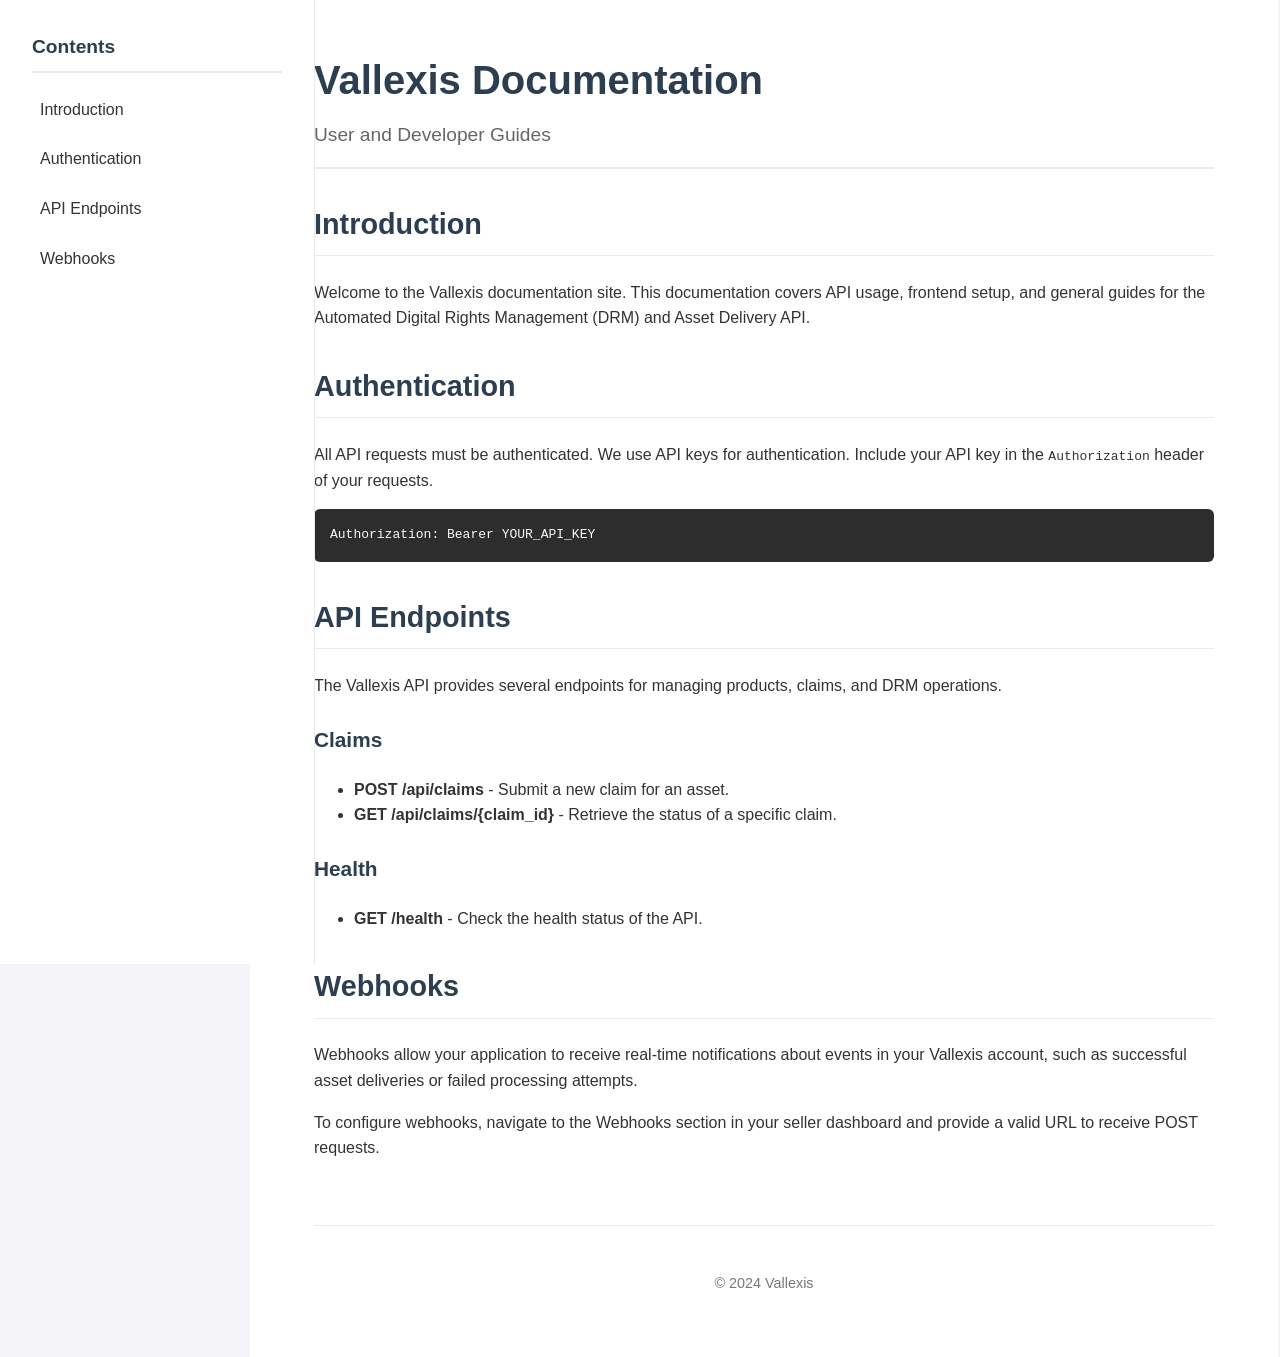
<file: docs_ui/index.html>
<!DOCTYPE html>
<html lang="en">
<head>
    <meta charset="UTF-8">
    <meta name="viewport" content="width=device-width, initial-scale=1.0">
    <title>Vallexis Documentation</title>
    <link rel="stylesheet" href="css/style.css">
</head>
<body>
    <div class="layout">
        <aside class="sidebar">
            <nav>
                <h2>Contents</h2>
                <ul>
                    <li><a href="#introduction">Introduction</a></li>
                    <li><a href="#authentication">Authentication</a></li>
                    <li><a href="#api-endpoints">API Endpoints</a></li>
                    <li><a href="#webhooks">Webhooks</a></li>
                </ul>
            </nav>
        </aside>

        <main class="content">
            <header>
                <h1>Vallexis Documentation</h1>
                <p class="subtitle">User and Developer Guides</p>
            </header>

            <section id="introduction">
                <h2>Introduction</h2>
                <p>Welcome to the Vallexis documentation site. This documentation covers API usage, frontend setup, and general guides for the Automated Digital Rights Management (DRM) and Asset Delivery API.</p>
            </section>

            <section id="authentication">
                <h2>Authentication</h2>
                <p>All API requests must be authenticated. We use API keys for authentication. Include your API key in the <code>Authorization</code> header of your requests.</p>
                <div class="code-block">
                    <code>Authorization: Bearer YOUR_API_KEY</code>
                </div>
            </section>

            <section id="api-endpoints">
                <h2>API Endpoints</h2>
                <p>The Vallexis API provides several endpoints for managing products, claims, and DRM operations.</p>

                <h3>Claims</h3>
                <ul>
                    <li><strong>POST /api/claims</strong> - Submit a new claim for an asset.</li>
                    <li><strong>GET /api/claims/{claim_id}</strong> - Retrieve the status of a specific claim.</li>
                </ul>

                <h3>Health</h3>
                <ul>
                    <li><strong>GET /health</strong> - Check the health status of the API.</li>
                </ul>
            </section>

            <section id="webhooks">
                <h2>Webhooks</h2>
                <p>Webhooks allow your application to receive real-time notifications about events in your Vallexis account, such as successful asset deliveries or failed processing attempts.</p>
                <p>To configure webhooks, navigate to the Webhooks section in your seller dashboard and provide a valid URL to receive POST requests.</p>
            </section>

            <footer>
                <p>&copy; 2024 Vallexis</p>
            </footer>
        </main>
    </div>
    <script src="js/script.js"></script>
</body>
</html>
</file>
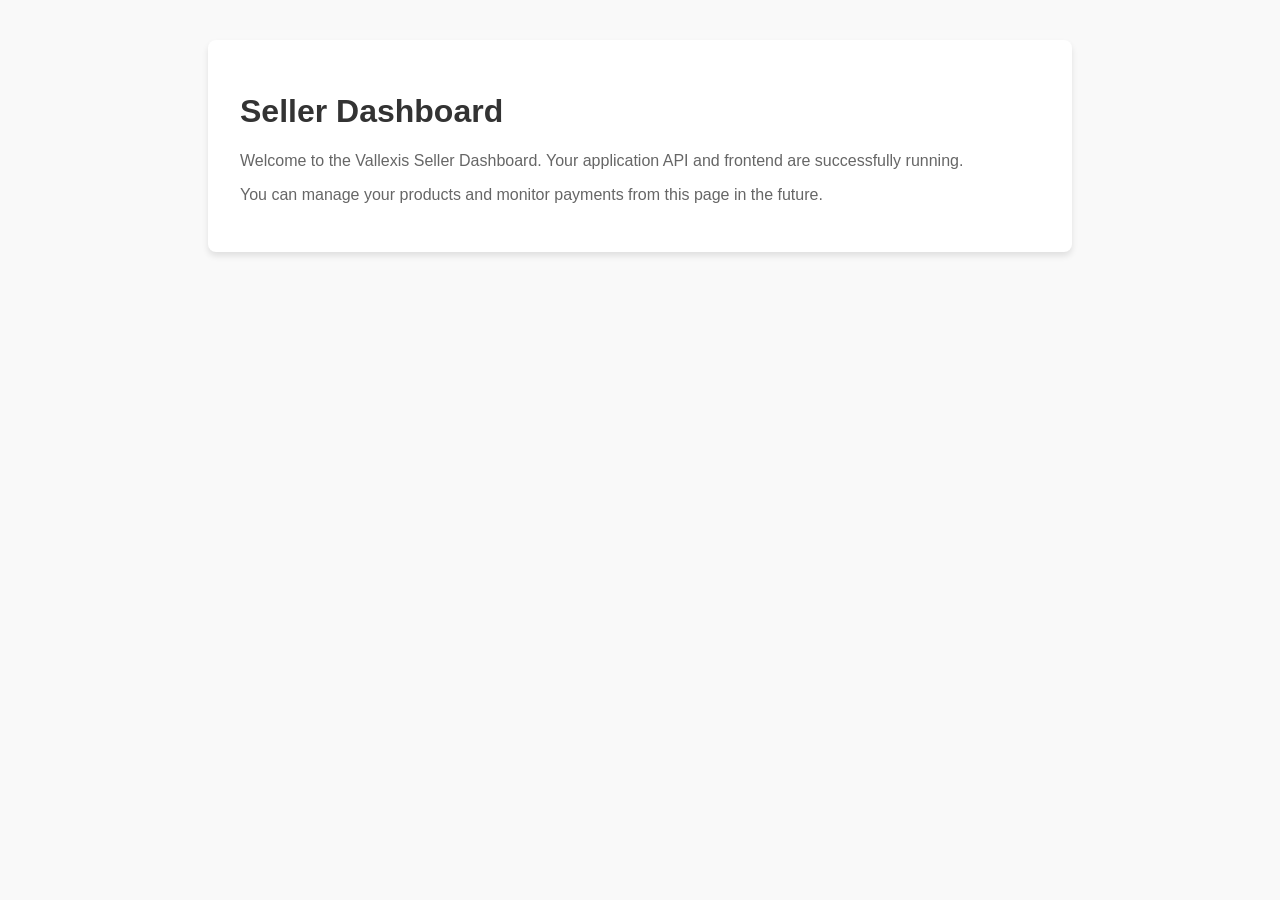
<file: templates/dashboard.html>
<!DOCTYPE html>
<html lang="en">
<head>
    <meta charset="UTF-8">
    <meta name="viewport" content="width=device-width, initial-scale=1.0">
    <title>Seller Dashboard - Vallexis</title>
    <style>
        body { font-family: sans-serif; padding: 2rem; background: #f9f9f9; }
        .container { max-width: 800px; margin: auto; background: white; padding: 2rem; border-radius: 8px; box-shadow: 0 4px 6px rgba(0,0,0,0.1); }
        h1 { color: #333; }
        p { color: #666; }
    </style>
</head>
<body>
    <div class="container">
        <h1>Seller Dashboard</h1>
        <p>Welcome to the Vallexis Seller Dashboard. Your application API and frontend are successfully running.</p>
        <p>You can manage your products and monitor payments from this page in the future.</p>
    </div>
</body>
</html>
</file>
<file: docs_ui/css/style.css>
:root {
    --bg-color: #f4f4f9;
    --text-color: #333;
    --header-color: #2c3e50;
    --border-color: #eaeaea;
    --sidebar-bg: #ffffff;
    --sidebar-width: 250px;
    --primary-color: #007bff;
    --code-bg: #2d2d2d;
    --code-color: #f8f8f2;
}

body {
    font-family: -apple-system, BlinkMacSystemFont, "Segoe UI", Roboto, Helvetica, Arial, sans-serif;
    line-height: 1.6;
    margin: 0;
    padding: 0;
    background-color: var(--bg-color);
    color: var(--text-color);
}

.layout {
    display: flex;
    min-height: 100vh;
}

.sidebar {
    width: var(--sidebar-width);
    background-color: var(--sidebar-bg);
    border-right: 1px solid var(--border-color);
    padding: 2rem;
    position: fixed;
    height: 100vh;
    overflow-y: auto;
}

.sidebar h2 {
    font-size: 1.2rem;
    margin-top: 0;
    color: var(--header-color);
    border-bottom: 2px solid var(--border-color);
    padding-bottom: 0.5rem;
}

.sidebar ul {
    list-style: none;
    padding: 0;
}

.sidebar li {
    margin-bottom: 0.5rem;
}

.sidebar a {
    text-decoration: none;
    color: var(--text-color);
    display: block;
    padding: 0.5rem;
    border-radius: 4px;
    transition: background-color 0.2s, color 0.2s;
}

.sidebar a:hover {
    background-color: #e6f2ff;
    color: var(--primary-color);
}

.content {
    flex: 1;
    margin-left: var(--sidebar-width);
    padding: 3rem 4rem;
    max-width: 900px;
    background-color: #fff;
    min-height: 100vh;
}

header {
    border-bottom: 2px solid var(--border-color);
    margin-bottom: 2rem;
    padding-bottom: 1rem;
}

h1 {
    font-size: 2.5rem;
    color: var(--header-color);
    margin: 0 0 0.5rem 0;
}

.subtitle {
    font-size: 1.2rem;
    color: #666;
    margin: 0;
}

h2 {
    font-size: 1.8rem;
    color: var(--header-color);
    margin-top: 2rem;
    border-bottom: 1px solid var(--border-color);
    padding-bottom: 0.5rem;
}

h3 {
    font-size: 1.3rem;
    color: var(--header-color);
    margin-top: 1.5rem;
}

.code-block {
    background-color: var(--code-bg);
    color: var(--code-color);
    padding: 1rem;
    border-radius: 6px;
    font-family: monospace;
    margin: 1rem 0;
    overflow-x: auto;
}

footer {
    margin-top: 4rem;
    padding-top: 2rem;
    border-top: 1px solid var(--border-color);
    text-align: center;
    color: #777;
    font-size: 0.9em;
}
</file>
